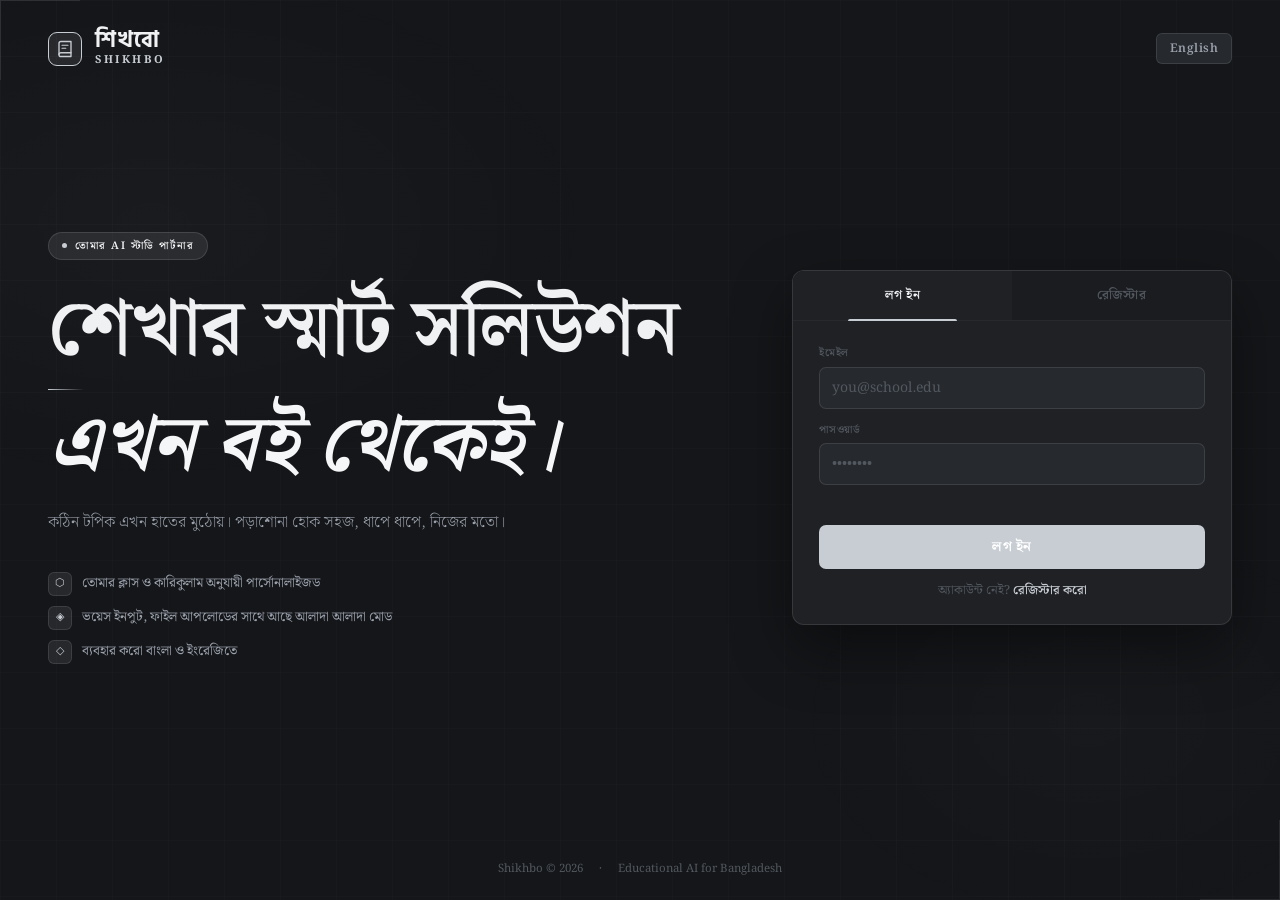
<file: templates/index.html>
<!DOCTYPE html>
<html lang="en">

<head>
  <meta charset="UTF-8" />
  <meta name="viewport" content="width=device-width, initial-scale=1.0" />
  <title>শিখবো — Shikhbo</title>
  <link rel="preconnect" href="https://fonts.googleapis.com">
  <link rel="preconnect" href="https://fonts.gstatic.com" crossorigin>
  <link
    href="https://fonts.googleapis.com/css2?family=DM+Serif+Display:ital@0;1&family=DM+Sans:ital,opsz,wght@0,9..40,300;0,9..40,400;0,9..40,500;0,9..40,600;1,9..40,300&family=Hind+Siliguri:wght@400;600;700&family=Noto+Serif+Bengali:wght@300;400;500;600;700&display=swap"
    rel="stylesheet">
  <link rel="stylesheet" href="/static/css/landing.css" />
</head>

<body>

  <div class="bg-noise"></div>
  <div class="bg-grid"></div>
  <div class="corner-mark tl"></div>
  <div class="corner-mark br"></div>

  <div class="landing-wrapper">

    <header class="site-header">
      <div class="logo">
        <div class="logo-mark">
          <svg class="logo-book" width="18" height="18" viewBox="0 0 24 24" fill="none" xmlns="http://www.w3.org/2000/svg">
            <path d="M4 19.5A2.5 2.5 0 0 1 6.5 17H20" stroke="currentColor" stroke-width="1.8" stroke-linecap="round" stroke-linejoin="round"/>
            <path d="M6.5 2H20v20H6.5A2.5 2.5 0 0 1 4 19.5v-15A2.5 2.5 0 0 1 6.5 2z" stroke="currentColor" stroke-width="1.8" stroke-linecap="round" stroke-linejoin="round"/>
            <line x1="8" y1="7" x2="16" y2="7" stroke="currentColor" stroke-width="1.5" stroke-linecap="round"/>
            <line x1="8" y1="11" x2="13" y2="11" stroke="currentColor" stroke-width="1.5" stroke-linecap="round"/>
          </svg>
        </div>
        <div class="logo-wordmark">
          <span class="logo-bn bn-logo">শিখবো</span>
          <span class="logo-en">Shikhbo</span>
        </div>
      </div>
      <button id="langToggleBtn" onclick="toggleLanguage()" class="lang-toggle">English</button>
    </header>

    <main class="hero">
      <div class="hero-text-content">
        <div class="hero-badge">
          <span class="hero-badge-dot"></span>
          <span data-en="Your AI Study Partner" data-bn="তোমার AI স্টাডি পার্টনার">তোমার AI স্টাডি পার্টনার</span>
        </div>

        <h1 class="hero-title" data-en="Learn smarter,<span class='divider'></span><em>not harder.</em>"
          data-bn="শেখার স্মার্ট সলিউশন<span class='divider'></span><em>এখন বই থেকেই।</em>">
          শেখার স্মার্ট সলিউশন<span class="divider"></span><em>এখন বই থেকেই।</em>
        </h1>

        <p class="hero-sub" data-en="Tough topics, now in your pocket. Study made easy, step by step, your way."
          data-bn="কঠিন টপিক এখন হাতের মুঠোয়। পড়াশোনা হোক সহজ, ধাপে ধাপে, নিজের মতো।">
          কঠিন টপিক এখন হাতের মুঠোয়। পড়াশোনা হোক সহজ, ধাপে ধাপে, নিজের মতো।
        </p>

        <div class="hero-features">
          <div class="feat-row">
            <div class="feat-icon">⬡</div>
            <span data-en="Personalized for your class &amp; curriculum"
              data-bn="তোমার ক্লাস ও কারিকুলাম অনুযায়ী পার্সোনালাইজড">তোমার ক্লাস ও কারিকুলাম অনুযায়ী
              পার্সোনালাইজড</span>
          </div>
          <div class="feat-row">
            <div class="feat-icon">◈</div>
            <span data-en="Voice input, file upload &amp; multiple study modes"
              data-bn="ভয়েস ইনপুট, ফাইল আপলোডের সাথে আছে আলাদা আলাদা মোড">ভয়েস ইনপুট, ফাইল আপলোডের সাথে আছে আলাদা
              আলাদা মোড</span>
          </div>
          <div class="feat-row">
            <div class="feat-icon">◇</div>
            <span data-en="Bengali &amp; English — fully bilingual answers"
              data-bn="ব্যবহার করো বাংলা ও ইংরেজিতে">ব্যবহার করো বাংলা ও ইংরেজিতে</span>
          </div>
        </div>
      </div>

      <!-- AUTH PANEL -->
      <div class="auth-panel" id="authPanel">
        <div class="tab-bar">
          <button class="tab active" id="tabLogin" onclick="switchTab('login')" data-en="Log In" data-bn="লগ ইন">লগ
            ইন</button>
          <button class="tab" id="tabSignup" onclick="switchTab('signup')" data-en="Sign Up"
            data-bn="রেজিস্টার">রেজিস্টার</button>
        </div>

        <!-- LOGIN -->
        <form id="loginForm" class="auth-form active" onsubmit="handleLogin(event)">
          <div class="field-group">
            <label data-en="Email" data-bn="ইমেইল">ইমেইল</label>
            <input type="email" id="loginEmail" placeholder="you@school.edu" required />
          </div>
          <div class="field-group">
            <label data-en="Password" data-bn="পাসওয়ার্ড">পাসওয়ার্ড</label>
            <input type="password" id="loginPassword" placeholder="••••••••" required />
          </div>
          <div class="error-msg" id="loginError"></div>
          <button type="submit" class="btn-primary" id="loginBtn">
            <span class="btn-text" data-en="Log In" data-bn="লগ ইন">লগ ইন</span>
            <span class="btn-loader" style="display:none">●●●</span>
          </button>
          <p class="switch-hint"
            data-en="Don't have an account? <a href='#' onclick='switchTab(&quot;signup&quot;); return false;'>Sign Up</a>"
            data-bn="অ্যাকাউন্ট নেই? <a href='#' onclick='switchTab(&quot;signup&quot;); return false;'>রেজিস্টার করো</a>">
            অ্যাকাউন্ট নেই? <a href="#" onclick="switchTab('signup'); return false;">রেজিস্টার করো</a>
          </p>
        </form>

        <!-- SIGN UP -->
        <form id="signupForm" class="auth-form" onsubmit="handleSignup(event)">
          <div class="field-group">
            <label data-en="Full Name" data-bn="পুরো নাম">পুরো নাম</label>
            <input type="text" id="signupName" data-en="Your name" data-bn="তোমার নাম" placeholder="তোমার নাম"
              required />
          </div>
          <div class="field-group">
            <label data-en="Email" data-bn="ইমেইল">ইমেইল</label>
            <input type="email" id="signupEmail" placeholder="you@school.edu" required />
          </div>
          <div class="fields-row">
            <div class="field-group">
              <label data-en="Curriculum" data-bn="কারিকুলাম">কারিকুলাম</label>
              <select id="signupCurriculum" required onchange="populateClassDropdown(this.value, 'signupClass')">
                <option value="" data-en="Select…" data-bn="নির্বাচন করো…">নির্বাচন করো…</option>
                <option value="NCTB (Bangla)">NCTB (Bangla)</option>
                <option value="NCTB (English)">NCTB (English)</option>
                <option value="Madrasah">Madrasah</option>
                <option value="Edexcel">Edexcel</option>
                <option value="Cambridge">Cambridge</option>
                <option value="IB">IB</option>
              </select>
            </div>
            <div class="field-group">
              <label data-en="Class / Grade" data-bn="ক্লাস">ক্লাস</label>
              <select id="signupClass" required disabled>
                <option value="" data-en="Select curriculum first" data-bn="আগে কারিকুলাম নির্বাচন করো">আগে কারিকুলাম
                  নির্বাচন করো</option>
              </select>
            </div>
          </div>
          <div class="field-group">
            <label data-en="Password" data-bn="পাসওয়ার্ড">পাসওয়ার্ড</label>
            <input type="password" id="signupPassword" data-en="Min 6 characters" data-bn="কমপক্ষে ৬ অক্ষর"
              placeholder="কমপক্ষে ৬ অক্ষর" required minlength="6" />
          </div>
          <div class="error-msg" id="signupError"></div>
          <button type="submit" class="btn-primary" id="signupBtn">
            <span class="btn-text" data-en="Create Account" data-bn="অ্যাকাউন্ট তৈরি করো">অ্যাকাউন্ট তৈরি করো</span>
            <span class="btn-loader" style="display:none">●●●</span>
          </button>
          <p class="switch-hint"
            data-en="Already have an account? <a href='#' onclick='switchTab(&quot;login&quot;); return false;'>Log In</a>"
            data-bn="অ্যাকাউন্ট আছে? <a href='#' onclick='switchTab(&quot;login&quot;); return false;'>লগ ইন করো</a>">
            অ্যাকাউন্ট আছে? <a href="#" onclick="switchTab('login'); return false;">লগ ইন করো</a>
          </p>
        </form>
      </div>
    </main>

    <footer class="site-footer">
      <span>Shikhbo &copy; 2026</span>
      <span style="color:var(--accent);opacity:0.4">·</span>
      <span>Educational AI for Bangladesh</span>
    </footer>
  </div>

  <script src="/static/js/lang.js"></script>
  <script src="/static/js/landing.js"></script>
</body>

</html>
</file>
<file: static/css/landing.css>
/* ── Reset & Base ────────────────────────────────────────────────────────── */
*,
*::before,
*::after {
  box-sizing: border-box;
  margin: 0;
  padding: 0;
}

:root {
  --bg: #141619;
  --bg-2: #1a1c20;
  --surface: #1f2125;
  --surface-2: #26292e;
  --surface-3: #2e3137;
  --border: rgba(255, 255, 255, 0.06);
  --border-mid: rgba(255, 255, 255, 0.10);
  --border-hi: rgba(255, 255, 255, 0.30);
  --accent: #c8cdd4;
  --accent-dim: rgba(200, 205, 212, 0.10);
  --accent-glow: rgba(200, 205, 212, 0.05);
  --accent-bright: #f5f6f7;
  --text: #f0f1f3;
  --text-dim: #9aa0ab;
  --text-muted: #52585f;
  --red: #e05a6a;
  --green: #3ecf8e;
  --radius: 10px;
  --radius-lg: 12px;
  --font-display: 'DM Serif Display', serif;
  --font-body: 'DM Sans', 'Ubuntu', sans-serif;
  --font-bn-logo: 'Hind Siliguri', sans-serif;
  --font-bn-body: 'Noto Serif Bengali', serif;
  --max-w: 1380px;
}

html,
body {
  height: 100%;
  background: var(--bg);
  color: var(--text);
  font-family: var(--font-body);
  font-size: 15px;
  line-height: 1.6;
  overflow-x: hidden;
}

/* ── Background ──────────────────────────────────────────────────────────── */
.bg-noise {
  position: fixed;
  inset: 0;
  z-index: 0;
  pointer-events: none;
  background-image:
    radial-gradient(ellipse 60% 50% at 12% 25%, rgba(255, 255, 255, 0.025) 0%, transparent 60%),
    radial-gradient(ellipse 45% 45% at 85% 80%, rgba(255, 255, 255, 0.015) 0%, transparent 55%);
}

.bg-grid {
  position: fixed;
  inset: 0;
  z-index: 0;
  pointer-events: none;
  background-image:
    linear-gradient(rgba(255, 255, 255, 0.015) 1px, transparent 1px),
    linear-gradient(90deg, rgba(255, 255, 255, 0.015) 1px, transparent 1px);
  background-size: 56px 56px;
}

.corner-mark {
  position: fixed;
  z-index: 0;
  pointer-events: none;
  width: 80px;
  height: 80px;
  opacity: 0.12;
}

.corner-mark.tl {
  top: 0;
  left: 0;
  border-top: 1px solid var(--accent);
  border-left: 1px solid var(--accent);
  border-radius: 0 0 28px 0;
}

.corner-mark.br {
  bottom: 0;
  right: 0;
  border-bottom: 1px solid var(--accent);
  border-right: 1px solid var(--accent);
  border-radius: 28px 0 0 0;
}

/* ── Wrapper ─────────────────────────────────────────────────────────────── */
.landing-wrapper {
  position: relative;
  z-index: 1;
  min-height: 100vh;
  display: flex;
  flex-direction: column;
  align-items: center;
}

/* ── Header ──────────────────────────────────────────────────────────────── */
.site-header {
  width: 100%;
  max-width: var(--max-w);
  padding: 28px 48px;
  display: flex;
  align-items: center;
  justify-content: space-between;
}

.logo {
  display: flex;
  align-items: center;
  gap: 13px;
}

.logo-mark {
  width: 34px;
  height: 34px;
  border: 1.5px solid var(--accent);
  border-radius: 9px;
  display: flex;
  align-items: center;
  justify-content: center;
  position: relative;
  background: var(--accent-dim);
}

.logo-book {
  color: var(--accent);
}

.logo-wordmark {
  display: flex;
  flex-direction: column;
  gap: 0;
}

.logo-bn {
  font-family: var(--font-body);
  font-size: 18px;
  color: var(--text);
  line-height: 1.1;
  font-weight: 400;
}

/* Hind Siliguri specifically for logo Bengali text */
.logo-bn.bn-logo {
  font-family: var(--font-bn-logo);
  font-weight: 400;
  font-size: 22px;
  letter-spacing: 1.5px;
}

.logo-en {
  font-size: 11px;
  font-weight: 700;
  color: var(--accent);
  letter-spacing: 2.5px;
  text-transform: uppercase;
}

/* ── Hero ────────────────────────────────────────────────────────────────── */
.hero {
  flex: 1;
  display: flex;
  flex-direction: row;
  justify-content: space-between;
  align-items: center;
  padding: 20px 48px 60px;
  max-width: var(--max-w);
  width: 100%;
  gap: 60px;
}

.hero-text-content {
  flex: 1;
  max-width: 640px;
}

.hero-badge {
  display: inline-flex;
  align-items: center;
  gap: 8px;
  background: var(--accent-dim);
  border: 1px solid rgba(255, 255, 255, 0.12);
  color: var(--accent-bright);
  font-size: 10.5px;
  font-weight: 600;
  letter-spacing: 1.5px;
  text-transform: uppercase;
  padding: 5px 13px;
  border-radius: 100px;
  margin-bottom: 28px;
  animation: fadeUp 0.5s ease both;
}

.hero-badge-dot {
  width: 5px;
  height: 5px;
  border-radius: 50%;
  background: var(--accent);
  animation: pulse-dot 2.5s ease infinite;
}

@keyframes pulse-dot {

  0%,
  100% {
    opacity: 1;
    transform: scale(1)
  }

  50% {
    opacity: .4;
    transform: scale(0.7)
  }
}

.hero-title {
  font-family: var(--font-display);
  font-size: 80px;
  /* font-size: clamp(74px, 5.2vw, 62px); */
  font-weight: 600;
  line-height: 1.08;
  letter-spacing: -0.5px;
  margin-bottom: 18px;
  animation: fadeUp 0.5s 0.1s ease both;
  color: var(--text);
}

.hero-title em {
  font-style: italic;
  color: var(--accent-bright);
}

.hero-title .divider {
  display: block;
  width: 36px;
  height: 1.5px;
  background: linear-gradient(90deg, var(--accent), transparent);
  margin: 14px 0;
}

.hero-sub {
  color: var(--text-dim);
  font-size: 16px;
  font-weight: 300;
  line-height: 1.7;
  margin-bottom: 36px;
  animation: fadeUp 0.5s 0.2s ease both;
}

.hero-features {
  display: flex;
  flex-direction: column;
  gap: 10px;
  animation: fadeUp 0.5s 0.25s ease both;
}

.feat-row {
  display: flex;
  align-items: center;
  gap: 10px;
  font-size: 13.5px;
  color: var(--text-dim);
}

.feat-icon {
  width: 24px;
  height: 24px;
  border-radius: 6px;
  background: var(--accent-dim);
  border: 1px solid rgba(255, 255, 255, 0.10);
  display: flex;
  align-items: center;
  justify-content: center;
  font-size: 11px;
  flex-shrink: 0;
  color: var(--accent);
}

/* ── Auth Panel ──────────────────────────────────────────────────────────── */
.auth-panel {
  width: 100%;
  max-width: 440px;
  background: var(--surface);
  border: 1px solid var(--border-mid);
  border-radius: var(--radius-lg);
  overflow: hidden;
  box-shadow: 0 24px 60px rgba(0, 0, 0, 0.4);
  animation: fadeUp 0.5s 0.3s ease both;
  position: relative;
}

/* ── Tab Bar ─────────────────────────────────────────────────────────────── */
.tab-bar {
  display: grid;
  grid-template-columns: 1fr 1fr;
  background: var(--bg-2);
  border-bottom: 1px solid var(--border);
}

.tab {
  background: none;
  border: none;
  cursor: pointer;
  padding: 14px;
  font-family: var(--font-body);
  font-size: 13px;
  font-weight: 600;
  color: var(--text-muted);
  transition: all 0.2s;
  letter-spacing: 0.4px;
  position: relative;
}

.tab:hover {
  color: var(--text-dim);
}

.tab.active {
  color: var(--text);
  background: var(--surface);
}

.tab.active::after {
  content: '';
  position: absolute;
  bottom: -1px;
  left: 25%;
  right: 25%;
  height: 2px;
  background: var(--accent);
  border-radius: 2px 2px 0 0;
}

/* ── Forms ───────────────────────────────────────────────────────────────── */
.auth-form {
  display: none;
  flex-direction: column;
  gap: 13px;
  padding: 24px 26px;
}

.auth-form.active {
  display: flex;
}

.fields-row {
  display: grid;
  grid-template-columns: 1fr 1fr;
  gap: 12px;
}

.field-group {
  display: flex;
  flex-direction: column;
  gap: 5px;
}

.field-group label {
  font-size: 10.5px;
  font-weight: 600;
  color: var(--text-muted);
  letter-spacing: 0.8px;
  text-transform: uppercase;
}

input,
select {
  background: var(--surface-2);
  border: 1px solid var(--border-mid);
  border-radius: 7px;
  color: var(--text);
  font-family: var(--font-body);
  font-size: 14px;
  padding: 9px 12px;
  outline: none;
  transition: border-color 0.2s, box-shadow 0.2s, background 0.2s;
  width: 100%;
}

input::placeholder {
  color: var(--text-muted);
}

input:focus,
select:focus {
  border-color: var(--accent);
  box-shadow: 0 0 0 2px rgba(255, 255, 255, 0.06);
  background: var(--surface-3);
}

select {
  cursor: pointer;
  appearance: none;
  background-image: url("data:image/svg+xml,%3Csvg xmlns='http://www.w3.org/2000/svg' width='12' height='12' viewBox='0 0 12 12' fill='none'%3E%3Cpath d='M2 4l4 4 4-4' stroke='%236a7a8a' stroke-width='1.5' stroke-linecap='round'/%3E%3C/svg%3E");
  background-repeat: no-repeat;
  background-position: right 13px center;
  padding-right: 36px;
}

select option {
  background: var(--surface-2);
}

.error-msg {
  font-size: 12.5px;
  color: var(--red);
  min-height: 16px;
  margin-top: -2px;
}

.btn-primary {
  background: var(--accent);
  color: #fff;
  border: none;
  border-radius: 7px;
  font-family: var(--font-body);
  font-size: 14px;
  font-weight: 700;
  padding: 11px;
  cursor: pointer;
  transition: opacity 0.2s, transform 0.15s;
  letter-spacing: 0.3px;
}

.btn-primary:hover {
  opacity: 0.88;
}

.btn-primary:active {
  transform: translateY(1px);
}

.btn-primary:disabled {
  opacity: 0.4;
  cursor: not-allowed;
  transform: none;
}

.btn-loader {
  letter-spacing: 4px;
  animation: pulse-btn 0.8s infinite alternate;
}

@keyframes pulse-btn {
  from {
    opacity: 0.3
  }

  to {
    opacity: 1
  }
}

.switch-hint {
  text-align: center;
  font-size: 12.5px;
  color: var(--text-muted);
  margin-top: -2px;
}

.switch-hint a {
  color: var(--accent);
  text-decoration: none;
  font-weight: 600;
}

.switch-hint a:hover {
  text-decoration: underline;
}

/* ── Lang Toggle ─────────────────────────────────────────────────────────── */
.lang-toggle {
  background: var(--surface-2);
  border: 1px solid var(--border-mid);
  color: var(--text-dim);
  font-family: var(--font-body);
  font-size: 12px;
  font-weight: 600;
  padding: 5px 13px;
  border-radius: 6px;
  cursor: pointer;
  transition: all 0.2s;
  letter-spacing: 0.5px;
}

.lang-toggle:hover {
  border-color: var(--accent);
  color: var(--accent);
}

/* ── Footer ──────────────────────────────────────────────────────────────── */
.site-footer {
  padding: 22px 48px;
  display: flex;
  justify-content: center;
  width: 100%;
  max-width: var(--max-w);
  font-size: 11.5px;
  color: var(--text-muted);
  gap: 16px;
  align-items: center;
}

/* ── Animations ──────────────────────────────────────────────────────────── */
@keyframes fadeUp {
  from {
    opacity: 0;
    transform: translateY(16px);
  }

  to {
    opacity: 1;
    transform: translateY(0);
  }
}

/* ── Bengali Font Override (unicode-range) ───────────────────────────────── */
/* Stack Noto Serif Bengali before DM Sans so Bengali codepoints use the serif
   Bengali face; Latin/numerics fall through to DM Sans automatically. */
body,
.hero-badge,
.hero-title,
.hero-sub,
.hero-features,
.feat-row,
.auth-panel,
.tab,
.auth-form,
.field-group label,
.field-group input,
.field-group select,
.btn-primary,
.switch-hint,
.error-msg,
.site-footer,
.lang-toggle {
  font-family: var(--font-bn-body), var(--font-body);
}

/* Logo wordmark Bengali text: Hind Siliguri */
.logo-bn.bn-logo {
  font-family: var(--font-bn-logo), sans-serif;
  font-weight: 700;
}

/* Keep hero title using display font for en version; bn inherits via JS toggle */
.hero-title {
  font-family: var(--font-bn-body), var(--font-display), serif;
}

@media (max-width: 860px) {
  .hero {
    flex-direction: column;
    padding: 20px 24px 40px;
    gap: 36px;
  }

  .hero-text-content {
    max-width: 100%;
  }

  .hero-features {
    display: none;
  }
}

@media (max-width: 520px) {
  .fields-row {
    grid-template-columns: 1fr;
  }

  .site-header,
  .site-footer {
    padding: 20px;
  }

  .auth-form {
    padding: 20px;
  }

  .hero {
    padding: 16px 16px 36px;
  }

  .hero-title {
    font-size: 34px;
  }
}
</file>
